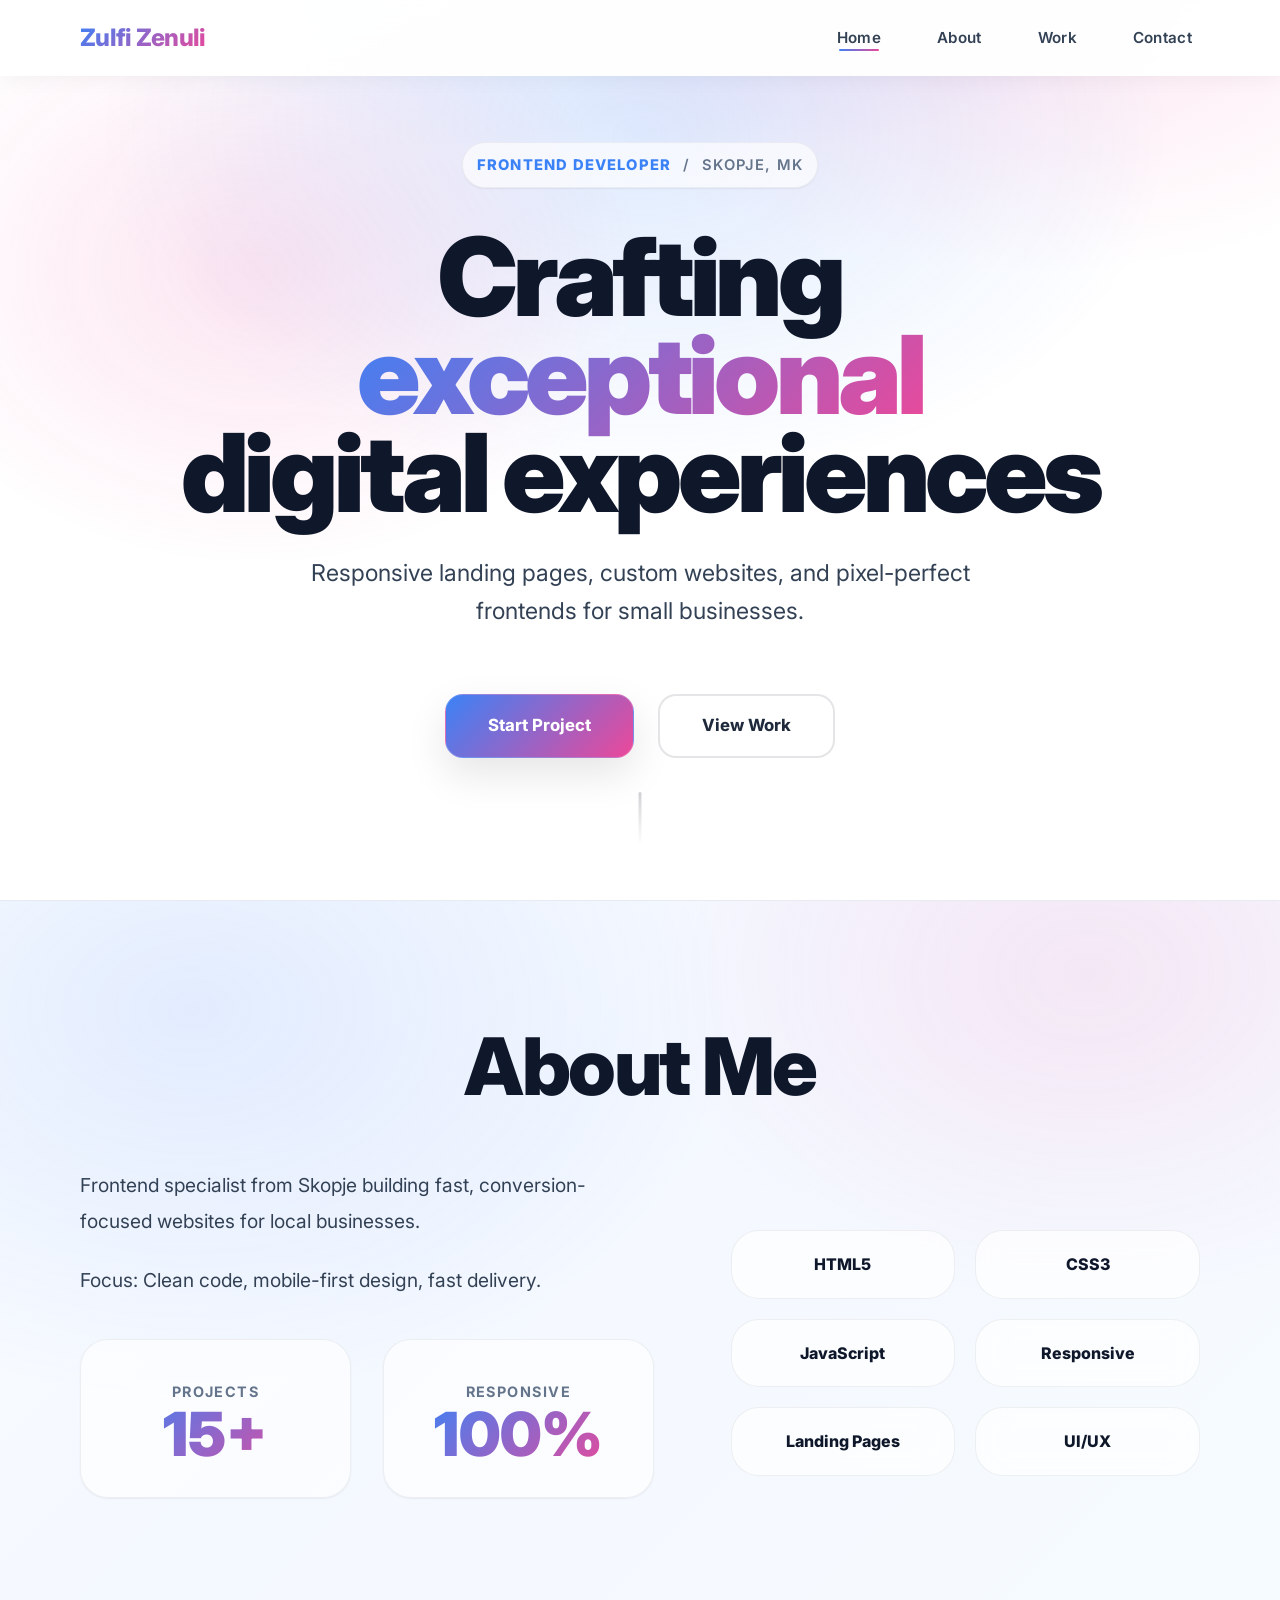
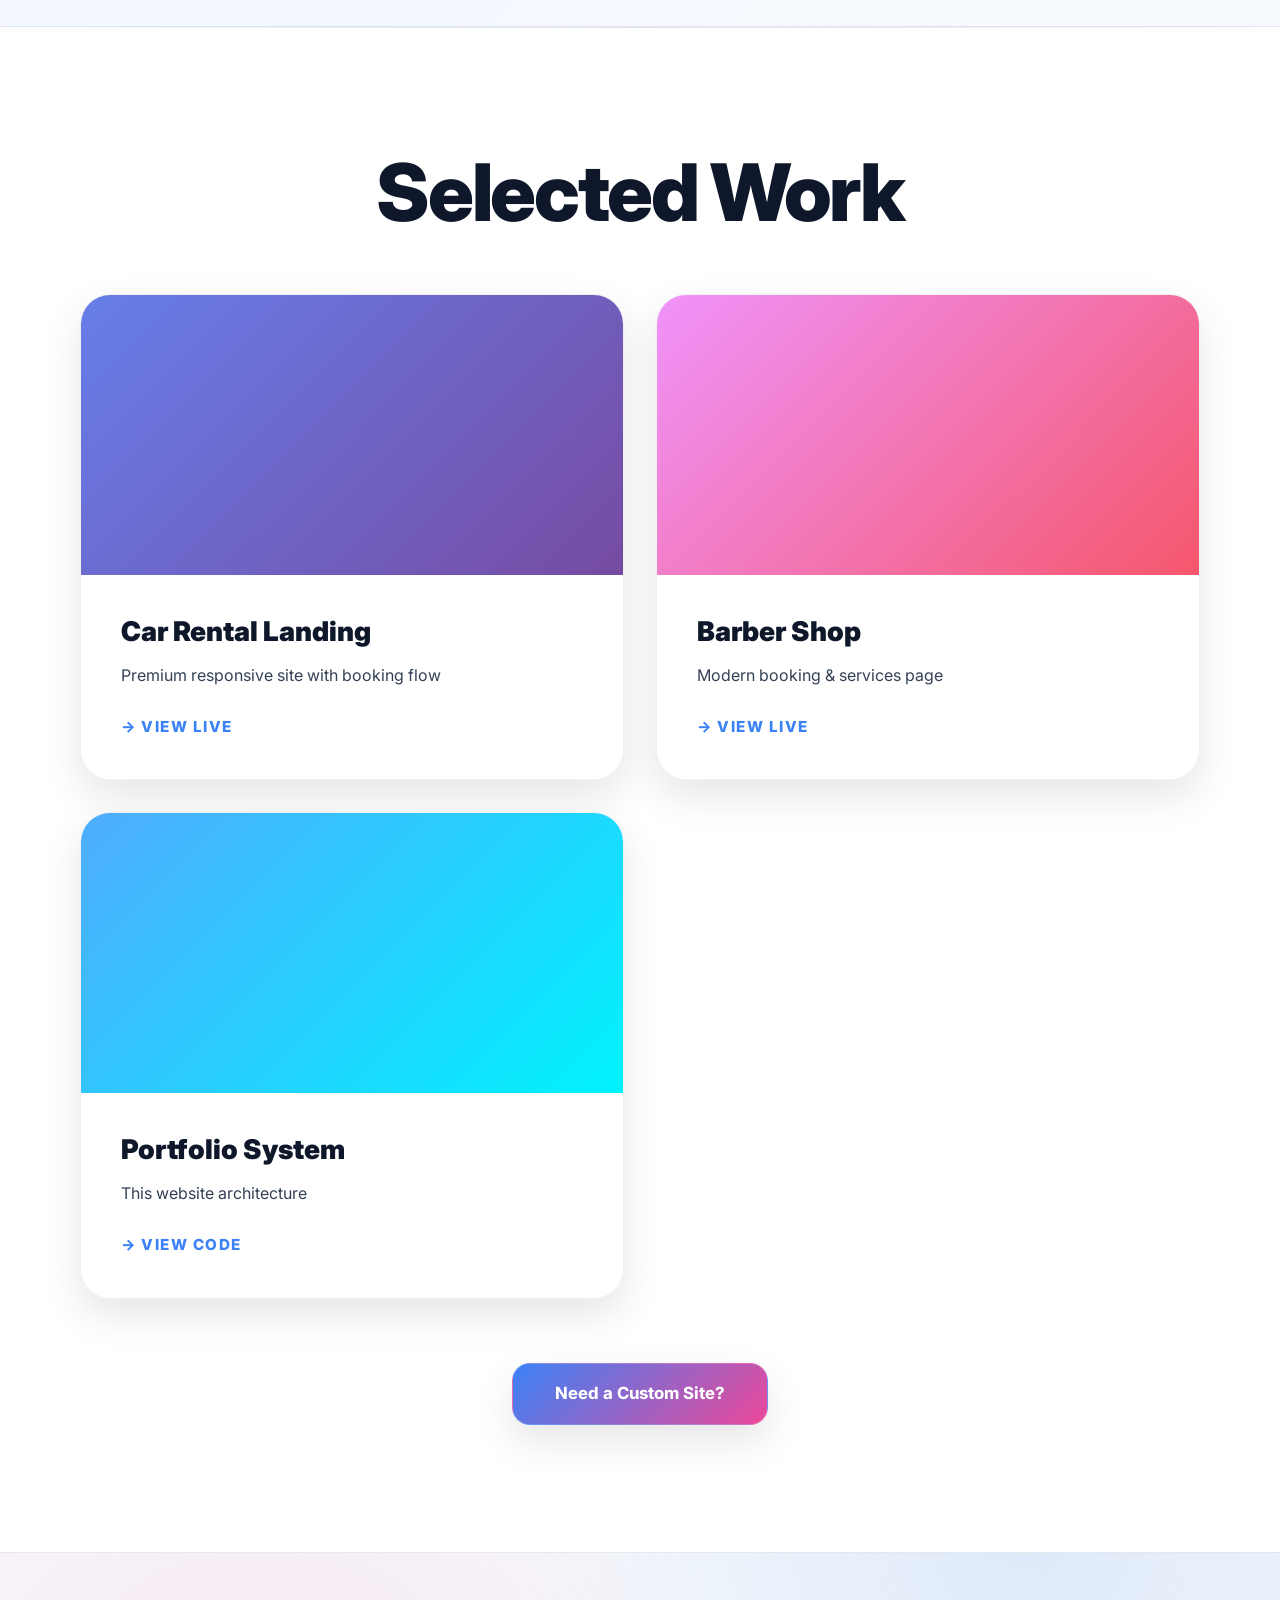
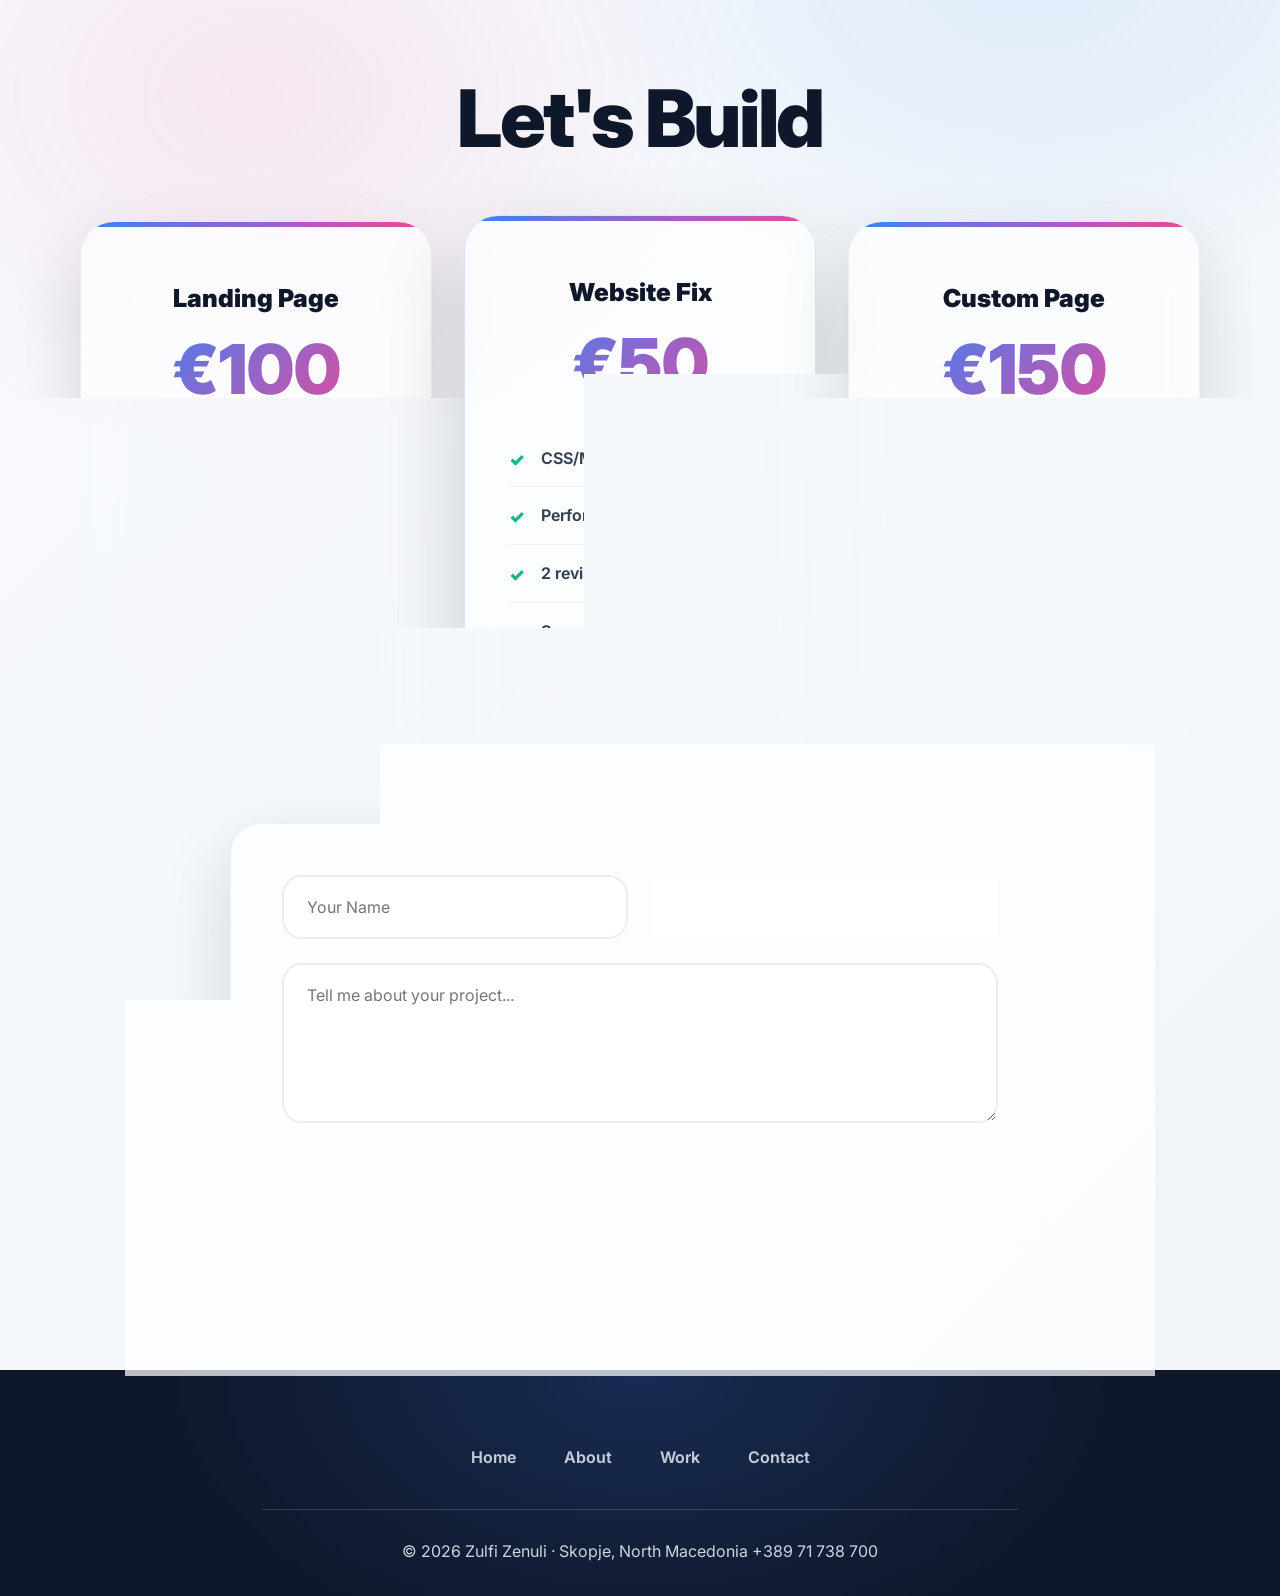
<file: index.html>
<!doctype html>
<html lang="en">
<head>
  <meta charset="utf-8" />
  <meta name="viewport" content="width=device-width, initial-scale=1" />
  <title>Zulfi Zenuli | Frontend Specialist</title>
  <meta name="description" content="Frontend specialist in Skopje building fast, responsive, conversion-focused websites and landing pages." />

  <link rel="preconnect" href="https://fonts.googleapis.com">
  <link rel="preconnect" href="https://fonts.gstatic.com" crossorigin>
  <link href="https://fonts.googleapis.com/css2?family=Inter:wght@300;400;500;600;700;800&display=swap" rel="stylesheet">

  <link rel="stylesheet" href="style.css" />
</head>

<body>
  <a class="sr-only" href="#main">Skip to content</a>

  <header>
    <nav class="navbar" aria-label="Primary navigation">
      <div class="nav-content">
        <a class="logo" href="#home" aria-label="Fisnik Zenuli, go to home">Zulfi Zenuli</a>

        <!-- Mobile toggle: button (not div), ARIA relationship + state -->
        <button
          class="nav-toggle"
          type="button"
          aria-label="Open menu"
          aria-controls="primary-menu"
          aria-expanded="false"
        >
          <span aria-hidden="true"></span>
          <span aria-hidden="true"></span>
          <span aria-hidden="true"></span>
        </button>

        <ul class="nav-menu" id="primary-menu">
          <li><a href="#home" class="active" aria-current="page">Home</a></li>
          <li><a href="#about">About</a></li>
          <li><a href="#projects">Work</a></li>
          <li><a href="#contact">Contact</a></li>
        </ul>
      </div>
    </nav>
  </header>

  <main id="main" tabindex="-1">
    <!-- Hero -->
    <section id="home" class="hero" aria-labelledby="hero-title">
      <div class="hero-content">
        <p class="hero-meta">
          <span class="meta-tag">Frontend Developer</span>
          <span class="meta-divider" aria-hidden="true">/</span>
          <span class="meta-location">Skopje, MK</span>
        </p>

        <h1 class="hero-title" id="hero-title">
          Crafting <span class="gradient-text">exceptional</span><br />
          digital experiences
        </h1>

        <p class="hero-desc">
          Responsive landing pages, custom websites, and pixel-perfect frontends for small businesses.
        </p>

        <div class="hero-cta" role="group" aria-label="Primary actions">
          <a class="btn btn-primary" href="#contact">Start Project</a>
          <a class="btn btn-secondary" href="#projects">View Work</a>
        </div>
      </div>

      <div class="hero-scroll" aria-hidden="true">
        <div class="scroll-indicator"></div>
      </div>
    </section>

    <!-- About -->
    <section id="about" class="about" aria-labelledby="about-title">
      <div class="container">
        <h2 class="section-title" id="about-title">About Me</h2>

        <div class="about-grid">
          <div class="about-text">
            <p>
              Frontend specialist from Skopje building fast, conversion-focused websites for local businesses.
            </p>
            <p>
              Focus: Clean code, mobile-first design, fast delivery.
            </p>

            <dl class="about-stats" aria-label="Quick stats">
              <div class="stat">
                <dt class="stat-label">Projects</dt>
                <dd class="stat-num">15+</dd>
              </div>
              <div class="stat">
                <dt class="stat-label">Responsive</dt>
                <dd class="stat-num">100%</dd>
              </div>
            </dl>
          </div>

          <div class="skills-grid" aria-label="Skills">
            <div class="skill-item">HTML5</div>
            <div class="skill-item">CSS3</div>
            <div class="skill-item">JavaScript</div>
            <div class="skill-item">Responsive</div>
            <div class="skill-item">Landing Pages</div>
            <div class="skill-item">UI/UX</div>
          </div>
        </div>
      </div>
    </section>

    <!-- Projects -->
    <section id="projects" class="projects" aria-labelledby="projects-title">
      <div class="container">
        <h2 class="section-title" id="projects-title">Selected Work</h2>

        <div class="projects-grid">
          <article>
            <a class="project-card" href="car-rental.html" target="_blank" rel="noopener noreferrer" aria-label="Open Car Rental Landing (new tab)">
              <div class="project-image" style="background: linear-gradient(135deg,#667eea,#764ba2);" aria-hidden="true"></div>
              <div class="project-content">
                <h3>Car Rental Landing</h3>
                <p>Premium responsive site with booking flow</p>
                <span class="project-link">→ View Live</span>
              </div>
            </a>
          </article>

          <article>
            <a class="project-card" href="barber.html" target="_blank" rel="noopener noreferrer" aria-label="Open Barber Shop site (new tab)">
              <div class="project-image" style="background: linear-gradient(135deg,#f093fb,#f5576c);" aria-hidden="true"></div>
              <div class="project-content">
                <h3>Barber Shop</h3>
                <p>Modern booking & services page</p>
                <span class="project-link">→ View Live</span>
              </div>
            </a>
          </article>

          <article>
            <a class="project-card" href="#" aria-label="Open Portfolio System code">
              <div class="project-image" style="background: linear-gradient(135deg,#4facfe,#00f2fe);" aria-hidden="true"></div>
              <div class="project-content">
                <h3>Portfolio System</h3>
                <p>This website architecture</p>
                <span class="project-link">→ View Code</span>
              </div>
            </a>
          </article>
        </div>

        <div class="projects-cta">
          <a class="btn btn-primary btn-large" href="#contact">Need a Custom Site?</a>
        </div>
      </div>
    </section>

    <!-- Contact -->
    <section id="contact" class="contact" aria-labelledby="contact-title">
      <div class="container">
        <h2 class="section-title" id="contact-title">Let's Build</h2>

        <div class="pricing" aria-label="Pricing">
          <div class="price-card">
            <h3>Landing Page</h3>
            <div class="price">€100</div>
            <ul>
              <li>Responsive design</li>
              <li>Contact form</li>
              <li>Maps integration</li>
              <li>24h delivery</li>
            </ul>
          </div>

          <div class="price-card featured">
            <h3>Website Fix</h3>
            <div class="price">€50</div>
            <ul>
              <li>CSS/Mobile fixes</li>
              <li>Performance boost</li>
              <li>2 revisions</li>
              <li>Same day</li>
            </ul>
          </div>

          <div class="price-card">
            <h3>Custom Page</h3>
            <div class="price">€150</div>
            <ul>
              <li>Full custom design</li>
              <li>JS interactions</li>
              <li>Unlimited revisions</li>
              <li>48h delivery</li>
            </ul>
          </div>
        </div>

        <form class="contact-form" action="#" method="post" autocomplete="on" aria-label="Contact form">
          <div class="form-row">
            <label class="sr-only" for="contact-name">Your name</label>
            <input id="contact-name" name="name" type="text" placeholder="Your Name" autocomplete="name" required />

            <label class="sr-only" for="contact-email">Email address</label>
            <input id="contact-email" name="email" type="email" placeholder="Email Address" autocomplete="email" required />
          </div>

          <label class="sr-only" for="contact-message">Project details</label>
          <textarea id="contact-message" name="message" placeholder="Tell me about your project..." required></textarea>

          <button type="submit">Send Message</button>
        </form>
      </div>
    </section>
  </main>

  <footer>
    <div class="footer-content">
      <nav class="footer-links" aria-label="Footer navigation">
        <a href="#home">Home</a>
        <a href="#about">About</a>
        <a href="#projects">Work</a>
        <a href="#contact">Contact</a>
      </nav>

      <div class="footer-divider" aria-hidden="true"></div>
      <p>© 2026 Zulfi Zenuli · Skopje, North Macedonia +389 71 738 700</p>
    </div>
  </footer>

  <style>
    /* Utility: screen-reader-only */
    .sr-only {
      position: absolute;
      width: 1px;
      height: 1px;
      padding: 0;
      margin: -1px;
      overflow: hidden;
      clip: rect(0, 0, 0, 0);
      white-space: nowrap;
      border: 0;
    }
  </style>

  <script src="script.js"></script>
</body>
</html>
</file>
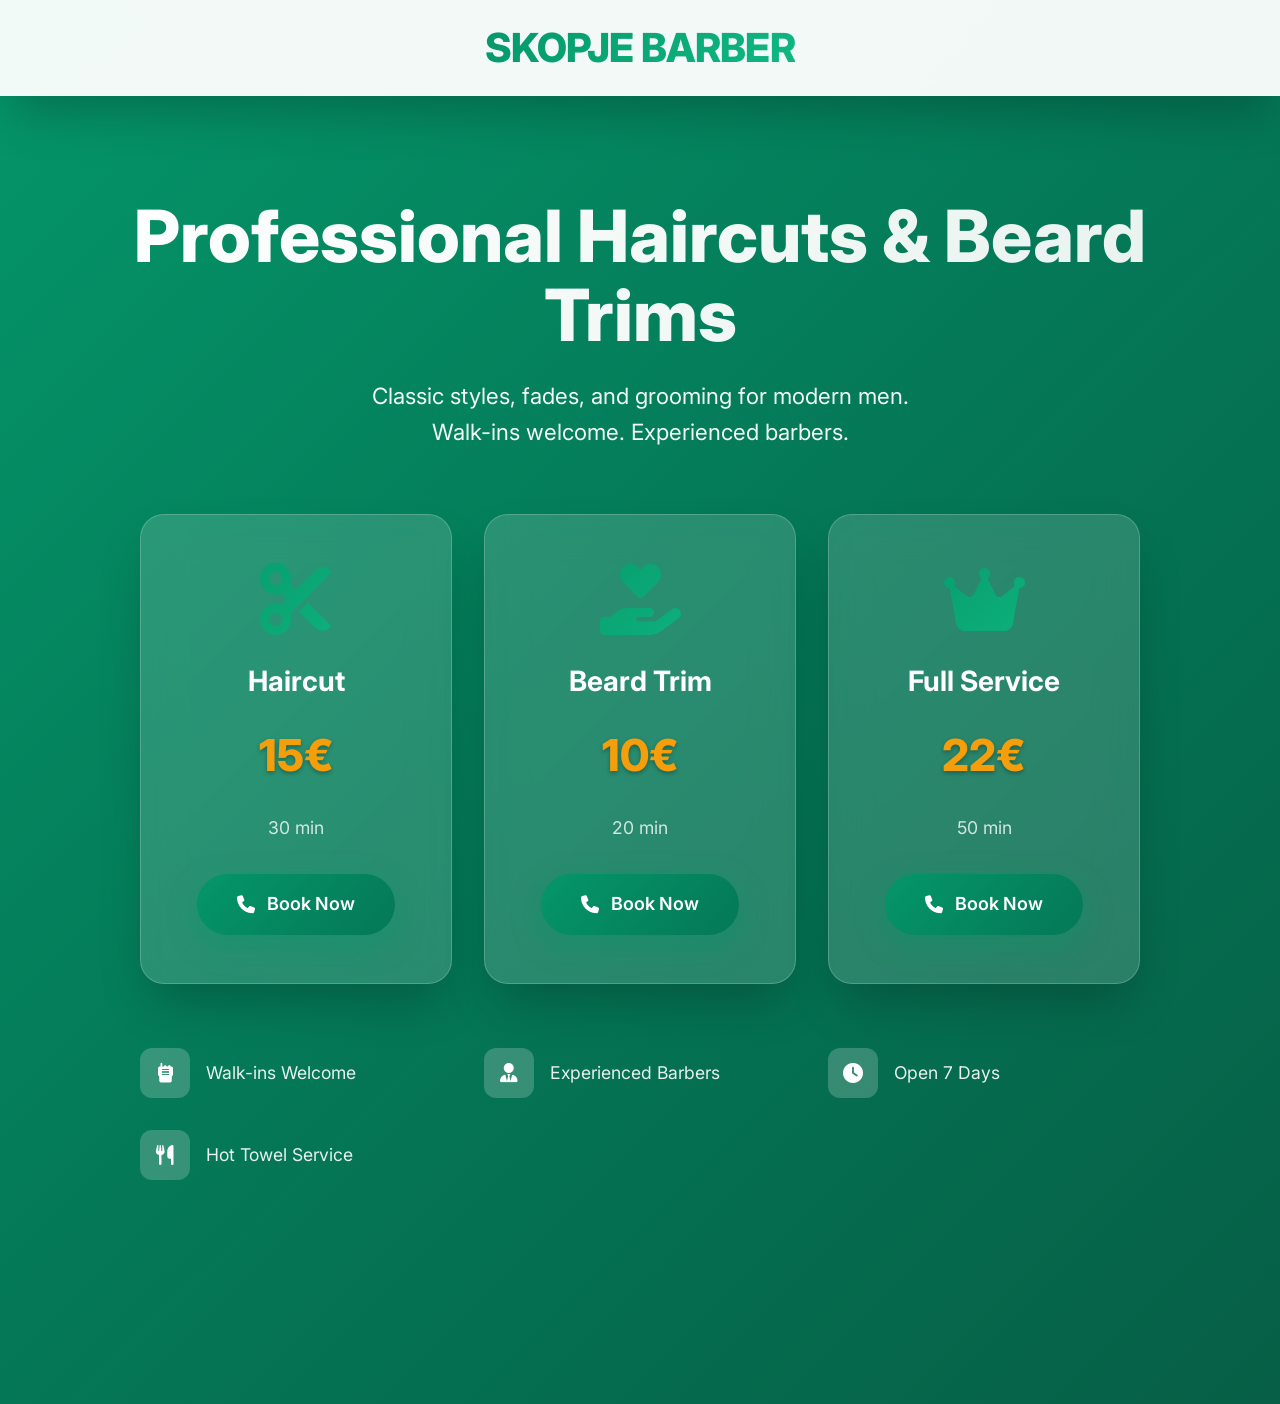
<file: barber.html>
<!DOCTYPE html>
<html lang="en">
<head>
  <meta charset="UTF-8">
  <meta name="viewport" content="width=device-width, initial-scale=1.0">
  <title>Skopje Barber | Professional Men's Grooming</title>
  <link rel="preconnect" href="https://fonts.googleapis.com">
  <link rel="preconnect" href="https://fonts.gstatic.com" crossorigin>
  <link href="https://fonts.googleapis.com/css2?family=Inter:wght@300;400;500;600;700;800&display=swap" rel="stylesheet">
  <link rel="stylesheet" href="https://cdnjs.cloudflare.com/ajax/libs/font-awesome/6.5.1/css/all.min.css">
  <style>
    /* ELITE BARBER 2026 - Skopje Barber */
    * { margin: 0; padding: 0; box-sizing: border-box; }
    
    :root {
      --primary: #059669;
      --primary-dark: #047857;
      --accent: #10b981;
      --dark: #1f2937;
      --light: #f9fafb;
      --glass: rgba(255,255,255,0.1);
      --shadow: 0 25px 50px -12px rgba(0,0,0,0.25);
      --shadow-hover: 0 35px 60px -12px rgba(0,0,0,0.3);
    }
    
    body {
      font-family: 'Inter', -apple-system, sans-serif;
      line-height: 1.6;
      color: var(--dark);
      overflow-x: hidden;
      background: linear-gradient(135deg, #059669 0%, #047857 50%, #065f46 100%);
      min-height: 100vh;
    }
    
    header {
      background: rgba(255,255,255,0.95);
      backdrop-filter: blur(20px);
      position: fixed;
      width: 100%;
      top: 0;
      z-index: 1000;
      box-shadow: var(--shadow);
      transition: all 0.3s ease;
    }
    
    nav {
      max-width: 1200px;
      margin: 0 auto;
      padding: 1rem 2rem;
      display: flex;
      justify-content: center;
      align-items: center;
    }
    
    h1 {
      color: var(--dark);
      font-weight: 800;
      font-size: clamp(1.5rem, 4vw, 2.5rem);
      letter-spacing: -0.02em;
      background: linear-gradient(135deg, var(--primary), var(--accent));
      -webkit-background-clip: text;
      -webkit-text-fill-color: transparent;
      background-clip: text;
    }
    
    main {
      padding-top: 100px;
      padding-bottom: 4rem;
    }
    
    .hero {
      text-align: center;
      padding: 6rem 5%;
      max-width: 1200px;
      margin: 0 auto;
    }
    
    .hero h2 {
      font-size: clamp(2.5rem, 6vw, 4.5rem);
      font-weight: 800;
      margin-bottom: 1.5rem;
      background: linear-gradient(135deg, white 0%, rgba(255,255,255,0.9) 100%);
      -webkit-background-clip: text;
      -webkit-text-fill-color: transparent;
      background-clip: text;
      line-height: 1.1;
    }
    
    .hero p {
      font-size: clamp(1.1rem, 3vw, 1.4rem);
      max-width: 600px;
      margin: 0 auto 4rem;
      color: rgba(255,255,255,0.95);
      font-weight: 400;
    }
    
    .services-grid {
      display: grid;
      grid-template-columns: repeat(auto-fit, minmax(280px, 1fr));
      gap: 2rem;
      max-width: 1000px;
      margin: 0 auto 4rem;
    }
    
    .service-card {
      background: rgba(255,255,255,0.15);
      backdrop-filter: blur(20px);
      border: 1px solid rgba(255,255,255,0.2);
      border-radius: 24px;
      padding: 3rem 2rem;
      text-align: center;
      transition: all 0.4s cubic-bezier(0.4, 0, 0.2, 1);
      position: relative;
      overflow: hidden;
      cursor: pointer;
      box-shadow: var(--shadow);
    }
    
    .service-card::before {
      content: '';
      position: absolute;
      top: 0;
      left: 0;
      right: 0;
      height: 4px;
      background: linear-gradient(90deg, var(--primary), var(--accent));
      transform: scaleX(0);
      transition: transform 0.4s ease;
    }
    
    .service-card:hover {
      transform: translateY(-12px) scale(1.02);
      box-shadow: var(--shadow-hover);
      border-color: rgba(255,255,255,0.4);
    }
    
    .service-card:hover::before {
      transform: scaleX(1);
    }
    
    .service-icon {
      font-size: 4.5rem;
      margin-bottom: 1.5rem;
      background: linear-gradient(135deg, var(--primary), var(--accent));
      -webkit-background-clip: text;
      -webkit-text-fill-color: transparent;
      background-clip: text;
      display: block;
    }
    
    .service-card h3 {
      font-size: 1.75rem;
      font-weight: 700;
      margin-bottom: 1rem;
      color: white;
    }
    
    .service-price {
      font-size: 2.75rem;
      font-weight: 800;
      color: #f59e0b;
      margin-bottom: 1.5rem;
      text-shadow: 0 2px 4px rgba(0,0,0,0.3);
    }
    
    .service-time {
      color: rgba(255,255,255,0.8);
      font-size: 1.1rem;
      margin-bottom: 2rem;
    }
    
    .cta-button {
      display: inline-flex;
      align-items: center;
      gap: 0.75rem;
      background: linear-gradient(135deg, var(--primary), var(--primary-dark));
      color: white;
      padding: 1rem 2.5rem;
      border-radius: 50px;
      text-decoration: none;
      font-weight: 600;
      font-size: 1.125rem;
      transition: all 0.3s ease;
      box-shadow: 0 10px 30px rgba(5,150,105,0.4);
      border: none;
      cursor: pointer;
    }
    
    .cta-button:hover {
      transform: translateY(-2px);
      box-shadow: 0 20px 40px rgba(5,150,105,0.5);
      color: white;
    }
    
    .features {
      display: grid;
      grid-template-columns: repeat(auto-fit, minmax(250px, 1fr));
      gap: 2rem;
      margin: 4rem auto;
      max-width: 1000px;
    }
    
    .feature {
      display: flex;
      align-items: center;
      gap: 1rem;
      color: rgba(255,255,255,0.9);
      font-size: 1.1rem;
    }
    
    .feature-icon {
      width: 50px;
      height: 50px;
      background: rgba(255,255,255,0.2);
      border-radius: 12px;
      display: flex;
      align-items: center;
      justify-content: center;
      font-size: 1.25rem;
      color: white;
    }
    
    /* Animations */
    @keyframes fadeInUp {
      from { opacity: 0; transform: translateY(40px); }
      to { opacity: 1; transform: translateY(0); }
    }
    
    .animate { animation: fadeInUp 0.8s ease forwards; }
    
    /* Mobile */
    @media (max-width: 768px) {
      .hero { padding: 4rem 5%; }
      nav { padding: 1rem; }
      .services-grid { grid-template-columns: 1fr; }
    }
    
    /* Scroll effects */
    .hero h2, .services-grid, .features { opacity: 0; transform: translateY(30px); transition: all 0.8s ease; }
    .hero h2.visible, .services-grid.visible, .features.visible { opacity: 1; transform: translateY(0); }
  </style>
</head>
<body>
  <header>
    <nav>
      <h1>SKOPJE BARBER</h1>
    </nav>
  </header>
  
  <main>
    <section class="hero">
      <h2>Professional Haircuts & Beard Trims</h2>
      <p>Classic styles, fades, and grooming for modern men. Walk-ins welcome. Experienced barbers.</p>
      
      <div class="services-grid">
        <div class="service-card animate" style="animation-delay: 0.2s">
          <i class="fas fa-scissors car-icon service-icon"></i>
          <h3>Haircut</h3>
          <div class="service-price">15€</div>
          <div class="service-time">30 min</div>
          <a href="tel:+38976225747" class="cta-button">
            <i class="fas fa-phone"></i> Book Now
          </a>
        </div>
        
        <div class="service-card animate" style="animation-delay: 0.4s">
          <i class="fas fa-hand-holding-heart service-icon"></i>
          <h3>Beard Trim</h3>
          <div class="service-price">10€</div>
          <div class="service-time">20 min</div>
          <a href="tel:+38976225747" class="cta-button">
            <i class="fas fa-phone"></i> Book Now
          </a>
        </div>
        
        <div class="service-card animate" style="animation-delay: 0.6s">
          <i class="fas fa-crown service-icon"></i>
          <h3>Full Service</h3>
          <div class="service-price">22€</div>
          <div class="service-time">50 min</div>
          <a href="tel:+38976225747" class="cta-button">
            <i class="fas fa-phone"></i> Book Now
          </a>
        </div>
      </div>
      
      <div class="features animate" style="animation-delay: 0.8s">
        <div class="feature">
          <div class="feature-icon"><i class="fas fa-walkie-talkie"></i></div>
          <span>Walk-ins Welcome</span>
        </div>
        <div class="feature">
          <div class="feature-icon"><i class="fas fa-user-tie"></i></div>
          <span>Experienced Barbers</span>
        </div>
        <div class="feature">
          <div class="feature-icon"><i class="fas fa-clock"></i></div>
          <span>Open 7 Days</span>
        </div>
        <div class="feature">
          <div class="feature-icon"><i class="fas fa-cutlery"></i></div>
          <span>Hot Towel Service</span>
        </div>
      </div>
    </section>
  </main>

  <script>
    // Elite scroll animations
    const observer = new IntersectionObserver((entries) => {
      entries.forEach(entry => {
        if (entry.isIntersecting) {
          entry.target.classList.add('visible');
        }
      });
    }, { threshold: 0.1 });

    document.querySelectorAll('.hero h2, .services-grid, .features').forEach(el => {
      observer.observe(el);
    });

    // Header scroll effect
    window.addEventListener('scroll', () => {
      const header = document.querySelector('header');
      if (window.scrollY > 100) {
        header.style.background = 'rgba(255,255,255,0.98)';
        header.style.boxShadow = '0 10px 30px rgba(0,0,0,0.15)';
      } else {
        header.style.background = 'rgba(255,255,255,0.95)';
        header.style.boxShadow = '0 25px 50px -12px rgba(0,0,0,0.25)';
      }
    });

    // Tap-to-call
    document.querySelectorAll('.cta-button').forEach(btn => {
      btn.addEventListener('click', (e) => {
        e.preventDefault();
        window.location.href = 'tel:+38976225747';
      });
    });
  </script>
</body>
</html>
</file>
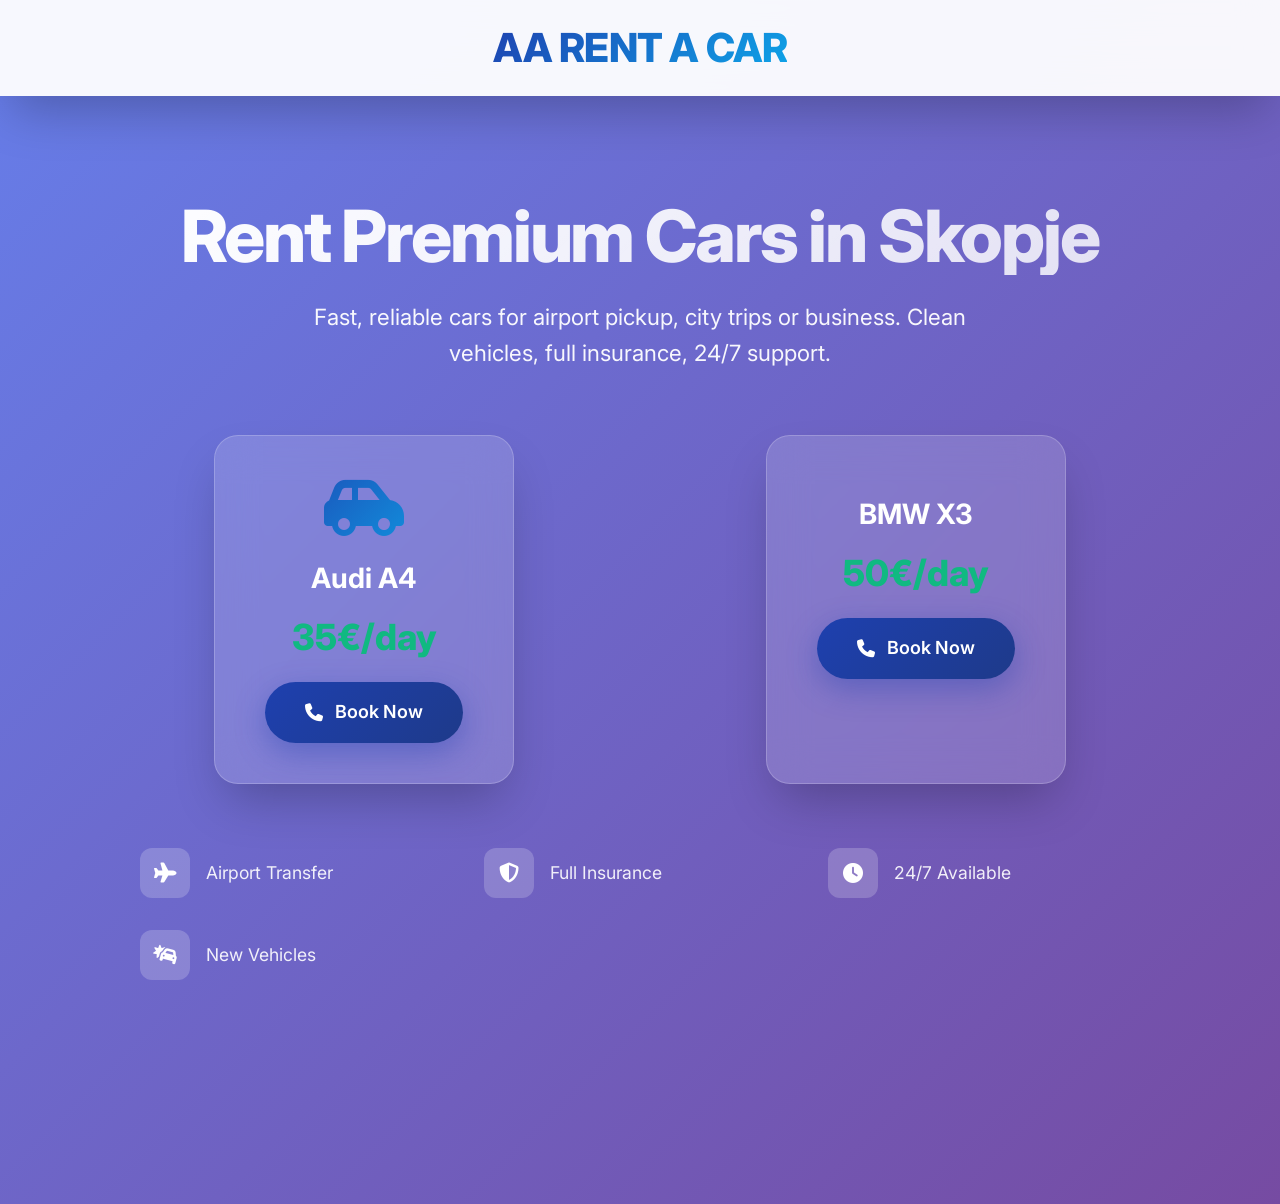
<file: car-rental.html>
<!DOCTYPE html>
<html lang="en">
<head>
  <meta charset="UTF-8">
  <meta name="viewport" content="width=device-width, initial-scale=1.0">
  <title>AA Rent A Car | Premium Cars Skopje</title>
  <link rel="preconnect" href="https://fonts.googleapis.com">
  <link rel="preconnect" href="https://fonts.gstatic.com" crossorigin>
  <link href="https://fonts.googleapis.com/css2?family=Inter:wght@300;400;500;600;700;800&display=swap" rel="stylesheet">
  <link rel="stylesheet" href="https://cdnjs.cloudflare.com/ajax/libs/font-awesome/6.5.1/css/all.min.css">
  <style>
    /* ELITE CAR RENTAL 2026 - AA Rent A Car Skopje */
    * { margin: 0; padding: 0; box-sizing: border-box; }
    
    :root {
      --primary: #1e40af;
      --primary-dark: #1e3a8a;
      --accent: #0ea5e9;
      --dark: #0f172a;
      --light: #f8fafc;
      --glass: rgba(255,255,255,0.1);
      --shadow: 0 25px 50px -12px rgba(0,0,0,0.25);
      --shadow-hover: 0 35px 60px -12px rgba(0,0,0,0.3);
    }
    
    body {
      font-family: 'Inter', -apple-system, sans-serif;
      line-height: 1.6;
      color: var(--dark);
      overflow-x: hidden;
      background: linear-gradient(135deg, #667eea 0%, #764ba2 100%);
      min-height: 100vh;
    }
    
    header {
      background: rgba(255,255,255,0.95);
      backdrop-filter: blur(20px);
      position: fixed;
      width: 100%;
      top: 0;
      z-index: 1000;
      box-shadow: var(--shadow);
      transition: all 0.3s ease;
    }
    
    nav {
      max-width: 1200px;
      margin: 0 auto;
      padding: 1rem 2rem;
      display: flex;
      justify-content: center;
      align-items: center;
    }
    
    h1 {
      color: var(--dark);
      font-weight: 800;
      font-size: clamp(1.5rem, 4vw, 2.5rem);
      letter-spacing: -0.02em;
      background: linear-gradient(135deg, var(--primary), var(--accent));
      -webkit-background-clip: text;
      -webkit-text-fill-color: transparent;
      background-clip: text;
    }
    
    main {
      padding-top: 100px;
      padding-bottom: 4rem;
    }
    
    .hero {
      text-align: center;
      padding: 6rem 5%;
      max-width: 1200px;
      margin: 0 auto;
      position: relative;
    }
    
    .hero h2 {
      font-size: clamp(2.5rem, 6vw, 4.5rem);
      font-weight: 800;
      margin-bottom: 1.5rem;
      background: linear-gradient(135deg, white 0%, rgba(255,255,255,0.8) 100%);
      -webkit-background-clip: text;
      -webkit-text-fill-color: transparent;
      background-clip: text;
      line-height: 1.1;
      letter-spacing: -0.03em;
    }
    
    .hero p {
      font-size: clamp(1.1rem, 3vw, 1.4rem);
      max-width: 700px;
      margin: 0 auto 4rem;
      color: rgba(255,255,255,0.95);
      font-weight: 400;
    }
    
    .cars-grid {
      display: grid;
      grid-template-columns: repeat(auto-fit, minmax(320px, 1fr));
      gap: 2rem;
      justify-items: center;
      margin-bottom: 4rem;
    }
    
    .car-card {
      background: rgba(255,255,255,0.15);
      backdrop-filter: blur(20px);
      border: 1px solid rgba(255,255,255,0.2);
      border-radius: 24px;
      padding: 2.5rem 2rem;
      min-width: 300px;
      max-width: 380px;
      transition: all 0.4s cubic-bezier(0.4, 0, 0.2, 1);
      position: relative;
      overflow: hidden;
      cursor: pointer;
      box-shadow: var(--shadow);
    }
    
    .car-card::before {
      content: '';
      position: absolute;
      top: 0;
      left: 0;
      right: 0;
      height: 4px;
      background: linear-gradient(90deg, var(--primary), var(--accent));
      transform: scaleX(0);
      transition: transform 0.4s ease;
    }
    
    .car-card:hover {
      transform: translateY(-12px) scale(1.02);
      box-shadow: var(--shadow-hover);
      border-color: rgba(255,255,255,0.4);
    }
    
    .car-card:hover::before {
      transform: scaleX(1);
    }
    
    .car-icon {
      font-size: 4rem;
      margin-bottom: 1rem;
      background: linear-gradient(135deg, var(--primary), var(--accent));
      -webkit-background-clip: text;
      -webkit-text-fill-color: transparent;
      background-clip: text;
      display: block;
    }
    
    .car-card h3 {
      font-size: 1.75rem;
      font-weight: 700;
      margin-bottom: 0.5rem;
      color: white;
    }
    
    .car-price {
      font-size: 2.25rem;
      font-weight: 800;
      color: #10b981;
      margin-bottom: 1rem;
    }
    
    .cta-button {
      display: inline-flex;
      align-items: center;
      gap: 0.75rem;
      background: linear-gradient(135deg, var(--primary), var(--primary-dark));
      color: white;
      padding: 1rem 2.5rem;
      border-radius: 50px;
      text-decoration: none;
      font-weight: 600;
      font-size: 1.125rem;
      transition: all 0.3s ease;
      box-shadow: 0 10px 30px rgba(30,64,175,0.4);
      border: none;
      cursor: pointer;
    }
    
    .cta-button:hover {
      transform: translateY(-2px);
      box-shadow: 0 20px 40px rgba(30,64,175,0.5);
      color: white;
    }
    
    .features {
      display: grid;
      grid-template-columns: repeat(auto-fit, minmax(250px, 1fr));
      gap: 2rem;
      margin: 4rem auto;
      max-width: 1000px;
    }
    
    .feature {
      display: flex;
      align-items: center;
      gap: 1rem;
      color: rgba(255,255,255,0.9);
      font-size: 1.1rem;
    }
    
    .feature-icon {
      width: 50px;
      height: 50px;
      background: rgba(255,255,255,0.2);
      border-radius: 12px;
      display: flex;
      align-items: center;
      justify-content: center;
      font-size: 1.25rem;
      color: white;
    }
    
    /* Animations */
    @keyframes fadeInUp {
      from {
        opacity: 0;
        transform: translateY(40px);
      }
      to {
        opacity: 1;
        transform: translateY(0);
      }
    }
    
    .animate {
      animation: fadeInUp 0.8s ease forwards;
    }
    
    /* Mobile */
    @media (max-width: 768px) {
      .hero { padding: 4rem 5%; }
      nav { padding: 1rem; }
      .cars-grid { grid-template-columns: 1fr; }
    }
    
    /* Scroll effects */
    .hero h2, .cars-grid, .features { opacity: 0; transform: translateY(30px); transition: all 0.8s ease; }
    .hero h2.visible, .cars-grid.visible, .features.visible { opacity: 1; transform: translateY(0); }
  </style>
</head>
<body>
  <header>
    <nav>
      <h1>AA RENT A CAR</h1>
    </nav>
  </header>
  
  <main>
    <section class="hero">
      <h2>Rent Premium Cars in Skopje</h2>
      <p>Fast, reliable cars for airport pickup, city trips or business. Clean vehicles, full insurance, 24/7 support.</p>
      
      <div class="cars-grid">
        <div class="car-card animate" style="animation-delay: 0.2s">
          <i class="fas fa-car-side car-icon"></i>
          <h3>Audi A4</h3>
          <div class="car-price">35€/day</div>
          <a href="tel:+38976225747" class="cta-button">
            <i class="fas fa-phone"></i> Book Now
          </a>
        </div>
        
        <div class="car-card animate" style="animation-delay: 0.4s">
          <i class="fas fa-suv-car-side car-icon"></i>
          <h3>BMW X3</h3>
          <div class="car-price">50€/day</div>
          <a href="tel:+38976225747" class="cta-button">
            <i class="fas fa-phone"></i> Book Now
          </a>
        </div>
      </div>
      
      <div class="features animate" style="animation-delay: 0.6s">
        <div class="feature">
          <div class="feature-icon"><i class="fas fa-plane"></i></div>
          <span>Airport Transfer</span>
        </div>
        <div class="feature">
          <div class="feature-icon"><i class="fas fa-shield-alt"></i></div>
          <span>Full Insurance</span>
        </div>
        <div class="feature">
          <div class="feature-icon"><i class="fas fa-clock"></i></div>
          <span>24/7 Available</span>
        </div>
        <div class="feature">
          <div class="feature-icon"><i class="fas fa-car-crash"></i></div>
          <span>New Vehicles</span>
        </div>
      </div>
    </section>
  </main>

  <script>
    // Elite scroll animations
    const observer = new IntersectionObserver((entries) => {
      entries.forEach(entry => {
        if (entry.isIntersecting) {
          entry.target.classList.add('visible');
        }
      });
    }, { threshold: 0.1 });

    document.querySelectorAll('.hero h2, .cars-grid, .features').forEach(el => {
      observer.observe(el);
    });

    // Smooth scroll & header effects
    window.addEventListener('scroll', () => {
      const header = document.querySelector('header');
      if (window.scrollY > 100) {
        header.style.background = 'rgba(255,255,255,0.98)';
        header.style.boxShadow = '0 10px 30px rgba(0,0,0,0.15)';
      } else {
        header.style.background = 'rgba(255,255,255,0.95)';
        header.style.boxShadow = '0 25px 50px -12px rgba(0,0,0,0.25)';
      }
    });

    // Phone click animation
    document.querySelectorAll('.cta-button').forEach(btn => {
      btn.addEventListener('click', (e) => {
        e.preventDefault();
        window.location.href = 'tel:+38976225747';
      });
    });
  </script>
</body>
</html>
</file>
<file: style.css>
@import url('https://fonts.googleapis.com/css2?family=Inter:wght@300;400;500;600;700;800&display=swap');

/* ---------- Reset / base ---------- */
* { margin: 0; padding: 0; box-sizing: border-box; }
img, svg, video { max-width: 100%; display: block; }

:root {
  /* Colors */
  --black: #0a0a0a;
  --white: #ffffff;
  --slate-950: #020617;
  --slate-900: #0f172a;
  --slate-800: #1e293b;
  --slate-700: #334155;
  --slate-600: #475569;
  --slate-500: #64748b;
  --slate-300: #cbd5e1;
  --slate-200: #e2e8f0;
  --slate-100: #f1f5f9;

  --primary: #3b82f6;
  --primary-dark: #1d4ed8;
  --accent: #ec4899;
  --success: #10b981;
  --danger: #ef4444;

  --gradient: linear-gradient(135deg, var(--primary) 0%, var(--accent) 100%);
  --glass: rgba(255, 255, 255, 0.22);

  /* Type */
  --font: 'Inter', system-ui, -apple-system, Segoe UI, Roboto, Arial, sans-serif;

  /* Spacing scale */
  --space-1: 0.25rem;
  --space-2: 0.5rem;
  --space-3: 0.75rem;
  --space-4: 1rem;
  --space-5: 1.25rem;
  --space-6: 1.5rem;
  --space-8: 2rem;
  --space-10: 2.5rem;
  --space-12: 3rem;
  --space-16: 4rem;
  --space-20: 5rem;

  /* Radius */
  --r-sm: 12px;
  --r-md: 16px;
  --r-lg: 22px;
  --r-xl: 28px;
  --r-2xl: 34px;

  /* Shadows (softer + more premium) */
  --shadow-sm: 0 1px 2px rgba(2, 6, 23, 0.06);
  --shadow-md: 0 16px 40px rgba(2, 6, 23, 0.10);
  --shadow-lg: 0 28px 70px rgba(2, 6, 23, 0.14);
  --shadow-xl: 0 40px 90px rgba(2, 6, 23, 0.18);

  /* Layout */
  --container: 1200px;
  --nav-h: 76px;

  /* Motion */
  --ease: cubic-bezier(0.4, 0, 0.2, 1);
}

html {
  scroll-behavior: smooth;
  scroll-padding-top: calc(var(--nav-h) + 18px);
  -webkit-font-smoothing: antialiased;
  -moz-osx-font-smoothing: grayscale;
}

body {
  font-family: var(--font);
  line-height: 1.65;
  color: var(--slate-900);
  background: radial-gradient(1200px 600px at 50% -200px, rgba(59,130,246,0.18), transparent 60%),
              radial-gradient(900px 500px at 80% 0px, rgba(236,72,153,0.14), transparent 55%),
              var(--white);
  overflow-x: hidden;
  -webkit-text-size-adjust: 100%;
}

/* Better focus (keyboard users) */
:focus-visible {
  outline: 3px solid rgba(59,130,246,0.45);
  outline-offset: 3px;
  border-radius: 10px;
}

/* Optional: enable this if you kept .sr-only utility in HTML */
.sr-only {
  position: absolute;
  width: 1px;
  height: 1px;
  padding: 0;
  margin: -1px;
  overflow: hidden;
  clip: rect(0, 0, 0, 0);
  white-space: nowrap;
  border: 0;
}

/* ---------- Navbar ---------- */
.navbar {
  position: fixed;
  inset: 0 0 auto 0;
  height: var(--nav-h);
  display: flex;
  align-items: center;
  background: var(--glass);
  backdrop-filter: blur(22px);
  border-bottom: 1px solid rgba(255,255,255,0.25);
  z-index: 1000;
  transition: transform 240ms var(--ease), background 240ms var(--ease), box-shadow 240ms var(--ease);
}

.nav-content {
  max-width: var(--container);
  width: 100%;
  margin: 0 auto;
  padding: 0 var(--space-10);
  display: flex;
  justify-content: space-between;
  align-items: center;
}

.logo {
  font-size: clamp(1.15rem, 2.2vw, 1.5rem); /* clamp() keeps responsive typography in one line [web:73] */
  font-weight: 800;
  letter-spacing: -0.03em;
  background: var(--gradient);
  -webkit-background-clip: text;
  -webkit-text-fill-color: transparent;
  background-clip: text;
  text-decoration: none;
}

.nav-menu {
  display: flex;
  list-style: none;
  gap: var(--space-10);
  align-items: center;
}

.nav-menu a {
  text-decoration: none;
  color: var(--slate-700);
  font-weight: 600;
  font-size: 0.95rem;
  letter-spacing: 0.02em;
  position: relative;
  padding: 10px 8px;
  border-radius: 12px;
  transition: color 220ms var(--ease), background 220ms var(--ease);
}

.nav-menu a::after {
  content: '';
  position: absolute;
  left: 10px;
  right: 10px;
  bottom: 6px;
  height: 2px;
  border-radius: 2px;
  background: var(--gradient);
  transform: scaleX(0);
  transform-origin: left;
  transition: transform 260ms var(--ease);
}

.nav-menu a:hover {
  color: var(--primary);
  background: rgba(59,130,246,0.08);
}

.nav-menu a:hover::after,
.nav-menu a.active::after {
  transform: scaleX(1);
}

.nav-toggle {
  display: none;
  flex-direction: column;
  cursor: pointer;
  gap: 6px;
  padding: 10px;
  border-radius: 14px;
  border: 1px solid rgba(2, 6, 23, 0.06);
  background: rgba(255,255,255,0.7);
  backdrop-filter: blur(12px);
  transition: transform 220ms var(--ease), box-shadow 220ms var(--ease);
}

.nav-toggle:hover { transform: translateY(-1px); box-shadow: var(--shadow-sm); }

.nav-toggle span {
  width: 24px;
  height: 2px;
  background: var(--slate-900);
  border-radius: 2px;
  transition: transform 260ms var(--ease), opacity 200ms var(--ease);
}

.nav-toggle.active span:nth-child(1) { transform: rotate(45deg) translate(6px, 6px); }
.nav-toggle.active span:nth-child(2) { opacity: 0; }
.nav-toggle.active span:nth-child(3) { transform: rotate(-45deg) translate(6px, -6px); }

/* ---------- Layout helpers ---------- */
.container {
  max-width: var(--container);
  margin: 0 auto;
  padding: 0 var(--space-10);
}

section {
  padding: clamp(90px, 10vw, 140px) 0;
}

.section-title {
  font-size: clamp(2.6rem, 6.2vw, 5rem);
  font-weight: 850;
  text-align: center;
  margin-bottom: clamp(3rem, 5vw, 5rem);
  line-height: 0.95;
  letter-spacing: -0.03em;
}

/* ---------- Hero ---------- */
.hero {
  min-height: 100vh;
  display: grid;
  place-items: center;
  padding: 0 var(--space-10);
  position: relative;
}

.hero::before {
  content: '';
  position: absolute;
  inset: 0;
  background:
    radial-gradient(900px 600px at 50% 15%, rgba(59,130,246,0.18), transparent 60%),
    radial-gradient(700px 550px at 20% 30%, rgba(236,72,153,0.16), transparent 55%);
  pointer-events: none;
  opacity: 0.9;
}

.hero-content {
  max-width: 920px;
  text-align: center;
  position: relative;
  z-index: 1;
}

.hero-meta {
  display: inline-flex;
  align-items: center;
  gap: var(--space-3);
  margin-bottom: var(--space-10);
  font-size: 0.92rem;
  color: var(--slate-500);
  font-weight: 600;
  letter-spacing: 0.08em;
  text-transform: uppercase;
  padding: 10px 14px;
  border-radius: 999px;
  background: rgba(255,255,255,0.65);
  border: 1px solid rgba(2, 6, 23, 0.05);
  box-shadow: var(--shadow-sm);
}

.meta-tag { color: var(--primary); font-weight: 800; }

.hero-title {
  font-size: clamp(3.0rem, 9.5vw, 6.8rem);
  font-weight: 900;
  line-height: 0.90;
  margin-bottom: var(--space-8);
  letter-spacing: -0.04em;
}

.gradient-text {
  background: var(--gradient);
  -webkit-background-clip: text;
  -webkit-text-fill-color: transparent;
  background-clip: text;
}

.hero-desc {
  font-size: clamp(1.1rem, 2.4vw, 1.45rem);
  color: var(--slate-700);
  margin: 0 auto var(--space-16);
  max-width: 720px;
}

.hero-cta {
  display: flex;
  gap: var(--space-6);
  justify-content: center;
  flex-wrap: wrap;
}

/* Buttons */
.btn {
  padding: 16px 42px;
  border-radius: 18px;
  text-decoration: none;
  font-weight: 750;
  font-size: 1.05rem;
  transition: transform 260ms var(--ease), box-shadow 260ms var(--ease), border-color 260ms var(--ease), color 260ms var(--ease);
  display: inline-flex;
  align-items: center;
  justify-content: center;
  gap: 0.75rem;
  position: relative;
  overflow: hidden;
  will-change: transform;
}

.btn::before {
  content: '';
  position: absolute;
  inset: 0;
  background: linear-gradient(90deg, transparent, rgba(255,255,255,0.35), transparent);
  transform: translateX(-120%);
  transition: transform 700ms var(--ease);
}

.btn:hover::before { transform: translateX(120%); }

.btn-primary {
  background: var(--gradient);
  color: var(--white);
  box-shadow: var(--shadow-md);
  border: 1px solid rgba(255,255,255,0.18);
}

.btn-primary:hover { transform: translateY(-4px); box-shadow: var(--shadow-xl); }

.btn-secondary {
  color: var(--slate-800);
  border: 2px solid rgba(2, 6, 23, 0.10);
  background: rgba(255,255,255,0.55);
  backdrop-filter: blur(10px);
}

.btn-secondary:hover {
  border-color: rgba(59,130,246,0.5);
  color: var(--primary);
  transform: translateY(-4px);
  box-shadow: var(--shadow-md);
}

.hero-scroll {
  position: absolute;
  bottom: 3.5rem;
  left: 50%;
  transform: translateX(-50%);
  z-index: 1;
}

.scroll-indicator {
  width: 3px;
  height: 52px;
  background: linear-gradient(to bottom, rgba(2,6,23,0.18), transparent);
  border-radius: 2px;
  animation: scrollFloat 2.6s var(--ease) infinite;
}

@keyframes scrollFloat {
  0%, 100% { opacity: 0.35; transform: translateY(0); }
  50% { opacity: 1; transform: translateY(12px); }
}

/* ---------- About ---------- */
.about {
  background:
    radial-gradient(900px 650px at 15% 15%, rgba(59,130,246,0.12), transparent 60%),
    radial-gradient(800px 600px at 85% 10%, rgba(236,72,153,0.10), transparent 55%),
    linear-gradient(135deg, #fbfdff 0%, #f4f8ff 40%, #f6fbff 100%);
  border-top: 1px solid rgba(2,6,23,0.06);
  border-bottom: 1px solid rgba(2,6,23,0.06);
}

.about-grid {
  display: grid;
  grid-template-columns: 1.1fr 0.9fr;
  gap: clamp(2.5rem, 6vw, 6rem);
  align-items: center;
}

.about-text p {
  font-size: 1.2rem;
  color: var(--slate-700);
  margin-bottom: var(--space-6);
  max-width: 560px;
  line-height: 1.85;
}

.about-stats {
  display: grid;
  grid-template-columns: repeat(auto-fit, minmax(160px, 1fr));
  gap: var(--space-8);
  margin-top: var(--space-10);
}

.stat {
  background: rgba(255,255,255,0.62);
  border: 1px solid rgba(2,6,23,0.06);
  border-radius: var(--r-xl);
  padding: var(--space-8);
  text-align: center;
  box-shadow: var(--shadow-sm);
}

.stat-num {
  display: block;
  font-size: clamp(2.4rem, 5vw, 3.8rem);
  font-weight: 900;
  background: var(--gradient);
  -webkit-background-clip: text;
  -webkit-text-fill-color: transparent;
  background-clip: text;
  line-height: 1;
}

.stat-label {
  color: var(--slate-500);
  font-size: 0.9rem;
  font-weight: 700;
  letter-spacing: 0.10em;
  margin-top: var(--space-2);
  text-transform: uppercase;
}

.skills-grid {
  display: grid;
  grid-template-columns: repeat(auto-fit, minmax(190px, 1fr));
  gap: var(--space-5);
  margin-top: var(--space-10);
}

.skill-item {
  background: rgba(255,255,255,0.65);
  backdrop-filter: blur(14px);
  padding: 1.25rem 1.4rem;
  border-radius: var(--r-xl);
  text-align: center;
  font-weight: 800;
  color: var(--slate-900);
  border: 1px solid rgba(2,6,23,0.06);
  transition: transform 300ms var(--ease), box-shadow 300ms var(--ease), border-color 300ms var(--ease);
  position: relative;
  overflow: hidden;
}

.skill-item::before {
  content: '';
  position: absolute;
  inset: 0 auto auto 0;
  width: 100%;
  height: 3px;
  background: var(--gradient);
  transform: scaleX(0);
  transform-origin: left;
  transition: transform 350ms var(--ease);
}

.skill-item:hover::before { transform: scaleX(1); }
.skill-item:hover {
  transform: translateY(-6px);
  box-shadow: var(--shadow-lg);
  border-color: rgba(59,130,246,0.25);
}

/* ---------- Projects ---------- */
.projects {
  position: relative;
}

.projects::before {
  content: '';
  position: absolute;
  inset: 0 0 auto 0;
  height: 1px;
  background: linear-gradient(90deg, transparent 0%, rgba(2,6,23,0.12) 50%, transparent 100%);
}

.projects-grid {
  display: grid;
  grid-template-columns: repeat(auto-fit, minmax(360px, 1fr));
  gap: var(--space-8);
  margin-bottom: var(--space-16);
}

.project-card {
  display: block;
  text-decoration: none;
  border-radius: 30px;
  overflow: hidden;
  box-shadow: var(--shadow-md);
  transition: transform 360ms var(--ease), box-shadow 360ms var(--ease);
  background: rgba(255,255,255,0.75);
  border: 1px solid rgba(2,6,23,0.06);
  position: relative;
}

.project-card::before {
  content: '';
  position: absolute;
  inset: 0;
  background: linear-gradient(135deg, rgba(59,130,246,0.10), rgba(236,72,153,0.10));
  opacity: 0;
  transition: opacity 320ms var(--ease);
  z-index: 1;
}

.project-card:hover::before { opacity: 1; }
.project-card:hover { transform: translateY(-12px); box-shadow: var(--shadow-xl); }

.project-image {
  height: 280px;
  transition: transform 420ms var(--ease);
}

.project-card:hover .project-image { transform: scale(1.05); }

.project-content {
  padding: 2.5rem;
  position: relative;
  z-index: 2;
}

.project-content h3 {
  font-size: 1.7rem;
  font-weight: 900;
  margin-bottom: 0.75rem;
  color: var(--slate-900);
  line-height: 1.25;
}

.project-content p {
  color: var(--slate-700);
  margin-bottom: 1.5rem;
  line-height: 1.75;
}

.project-link {
  display: inline-flex;
  align-items: center;
  gap: 0.65rem;
  font-weight: 800;
  color: var(--primary);
  font-size: 0.95rem;
  letter-spacing: 0.10em;
  text-transform: uppercase;
}

.projects-cta { text-align: center; }

/* ---------- Contact / Pricing ---------- */
.contact {
  background:
    radial-gradient(900px 650px at 80% 0%, rgba(59,130,246,0.12), transparent 55%),
    radial-gradient(850px 650px at 20% 10%, rgba(236,72,153,0.10), transparent 55%),
    linear-gradient(135deg, #f8fafc 0%, #f1f5f9 100%);
  border-top: 1px solid rgba(2,6,23,0.06);
}

.pricing {
  display: grid;
  grid-template-columns: repeat(auto-fit, minmax(320px, 1fr));
  gap: var(--space-8);
  margin-bottom: var(--space-16);
}

.price-card {
  background: rgba(255,255,255,0.65);
  backdrop-filter: blur(20px);
  padding: 3.5rem 2.75rem;
  border-radius: 34px;
  text-align: center;
  box-shadow: var(--shadow-lg);
  border: 1px solid rgba(2,6,23,0.06);
  transition: transform 320ms var(--ease), box-shadow 320ms var(--ease);
  position: relative;
  overflow: hidden;
}

.price-card::before {
  content: '';
  position: absolute;
  inset: 0 0 auto 0;
  height: 5px;
  background: var(--gradient);
}

.price-card.featured {
  transform: translateY(-6px);
  box-shadow: var(--shadow-xl);
  border-color: rgba(59,130,246,0.18);
}

.price-card:hover { transform: translateY(-10px); }

.price-card h3 {
  font-size: 1.55rem;
  font-weight: 900;
  margin-bottom: 1rem;
  color: var(--slate-900);
}

.price {
  font-size: clamp(3rem, 7vw, 4.3rem);
  font-weight: 950;
  background: var(--gradient);
  -webkit-background-clip: text;
  -webkit-text-fill-color: transparent;
  background-clip: text;
  margin-bottom: 2rem;
  line-height: 1;
}

.price-card ul { list-style: none; text-align: left; margin-bottom: 2.25rem; }
.price-card li {
  padding: 0.95rem 0;
  color: var(--slate-700);
  font-weight: 650;
  border-bottom: 1px solid rgba(2,6,23,0.05);
  position: relative;
  padding-left: 2rem;
}

.price-card li::before {
  content: '✓';
  position: absolute;
  left: 0;
  color: var(--success);
  font-weight: 900;
  font-size: 1.1rem;
}

.price-card li:last-child { border-bottom: none; }

/* Form */
.contact-form {
  max-width: 820px;
  margin: 0 auto;
  background: rgba(255,255,255,0.72);
  backdrop-filter: blur(22px);
  padding: 3.2rem;
  border-radius: 30px;
  box-shadow: var(--shadow-lg);
  border: 1px solid rgba(2,6,23,0.06);
}

.form-row {
  display: grid;
  grid-template-columns: 1fr 1fr;
  gap: 1.5rem;
  margin-bottom: 1.5rem;
}

.contact-form input,
.contact-form textarea,
.contact-form select {
  width: 100%;
  padding: 1.25rem 1.4rem;
  border: 2px solid rgba(2, 6, 23, 0.07);
  border-radius: 20px;
  font-size: 1rem;
  font-family: inherit;
  background: rgba(255,255,255,0.75);
  backdrop-filter: blur(10px);
  transition: transform 220ms var(--ease), border-color 220ms var(--ease), box-shadow 220ms var(--ease);
}

.contact-form input:focus,
.contact-form textarea:focus,
.contact-form select:focus {
  outline: none;
  border-color: rgba(59,130,246,0.7);
  box-shadow: 0 0 0 5px rgba(59,130,246,0.14);
  transform: translateY(-1px);
}

.contact-form textarea {
  grid-column: 1 / -1;
  resize: vertical;
  min-height: 160px;
}

.contact-form button {
  width: 100%;
  background: var(--gradient);
  color: var(--white);
  border: none;
  padding: 1.25rem 1.6rem;
  font-size: 1.05rem;
  font-weight: 900;
  border-radius: 20px;
  cursor: pointer;
  transition: transform 260ms var(--ease), box-shadow 260ms var(--ease), filter 260ms var(--ease);
  box-shadow: var(--shadow-md);
  text-transform: uppercase;
  letter-spacing: 0.08em;
}

.contact-form button:hover { transform: translateY(-3px); box-shadow: var(--shadow-xl); }
.contact-form button:disabled { opacity: 0.7; cursor: not-allowed; transform: none; }

.contact-form.success input,
.contact-form.success textarea { border-color: rgba(16,185,129,0.8); }

.contact-form .error {
  border-color: var(--danger) !important;
  box-shadow: 0 0 0 5px rgba(239,68,68,0.18) !important;
}

/* ---------- Footer ---------- */
footer {
  background: radial-gradient(800px 500px at 50% 0%, rgba(59,130,246,0.20), transparent 60%),
              var(--slate-900);
  color: rgba(226,232,240,0.9);
  text-align: center;
  padding: 4rem 0 2rem;
}

.footer-content { max-width: 820px; margin: 0 auto; padding: 0 var(--space-8); }

.footer-links {
  display: flex;
  justify-content: center;
  gap: 1.5rem;
  margin-bottom: 1.75rem;
  flex-wrap: wrap;
}

.footer-links a {
  color: rgba(226,232,240,0.85);
  text-decoration: none;
  font-weight: 650;
  padding: 10px 12px;
  border-radius: 12px;
  transition: background 220ms var(--ease), color 220ms var(--ease);
}

.footer-links a:hover { color: var(--white); background: rgba(255,255,255,0.08); }

.footer-divider {
  height: 1px;
  background: rgba(226,232,240,0.18);
  margin: 1.75rem 0;
}

/* ---------- Responsive ---------- */
@media (max-width: 1024px) {
  .about-grid { grid-template-columns: 1fr; text-align: center; }
  .about-text p { margin-left: auto; margin-right: auto; }
  .projects-grid { grid-template-columns: 1fr; }
}

@media (max-width: 768px) {
  .nav-toggle { display: flex; }

  .nav-content { padding: 0 var(--space-6); }

  .nav-menu {
    position: fixed;
    top: 0;
    right: -100%;
    height: 100vh;
    width: min(86vw, 360px);
    background: rgba(255,255,255,0.96);
    backdrop-filter: blur(26px);
    flex-direction: column;
    padding: calc(var(--nav-h) + 2rem) 1.25rem 2.5rem;
    gap: 0.75rem;
    transition: right 380ms var(--ease);
    box-shadow: -20px 0 70px rgba(2, 6, 23, 0.18);
    border-left: 1px solid rgba(2,6,23,0.06);
    z-index: 1001;
  }

  .nav-menu.active { right: 0; }

  .nav-menu a {
    font-size: 1.1rem;
    padding: 0.9rem 1rem;
    width: 100%;
  }

  .hero { padding: 0 var(--space-6); }
  .hero-cta { flex-direction: column; align-items: stretch; }
  .form-row { grid-template-columns: 1fr; }
  .contact-form { padding: 2.2rem; margin: 0 1rem; }
}

@media (max-width: 480px) {
  .container { padding: 0 var(--space-6); }
  .projects-grid { gap: var(--space-6); }
  .pricing { grid-template-columns: 1fr; }
  .skills-grid { grid-template-columns: repeat(auto-fit, minmax(150px, 1fr)); }
}

/* ---------- Accessibility: reduced motion ---------- */
/* prefers-reduced-motion is the standard way to reduce animations/transitions [web:58] */
@media (prefers-reduced-motion: reduce) {
  html { scroll-behavior: auto; }
  *, *::before, *::after {
    animation-duration: 0.01ms !important;
    animation-iteration-count: 1 !important;
    transition-duration: 0.01ms !important;
    scroll-behavior: auto !important;
  }

  .btn:hover,
  .project-card:hover,
  .skill-item:hover,
  .price-card:hover {
    transform: none !important;
  }
}

/* Optional high contrast tweaks */
@media (prefers-contrast: high) {
  .btn-primary { border: 2px solid var(--primary-dark); }
  .project-card, .price-card, .contact-form, .skill-item, .stat {
    border-color: rgba(2,6,23,0.22);
  }
}
</file>
